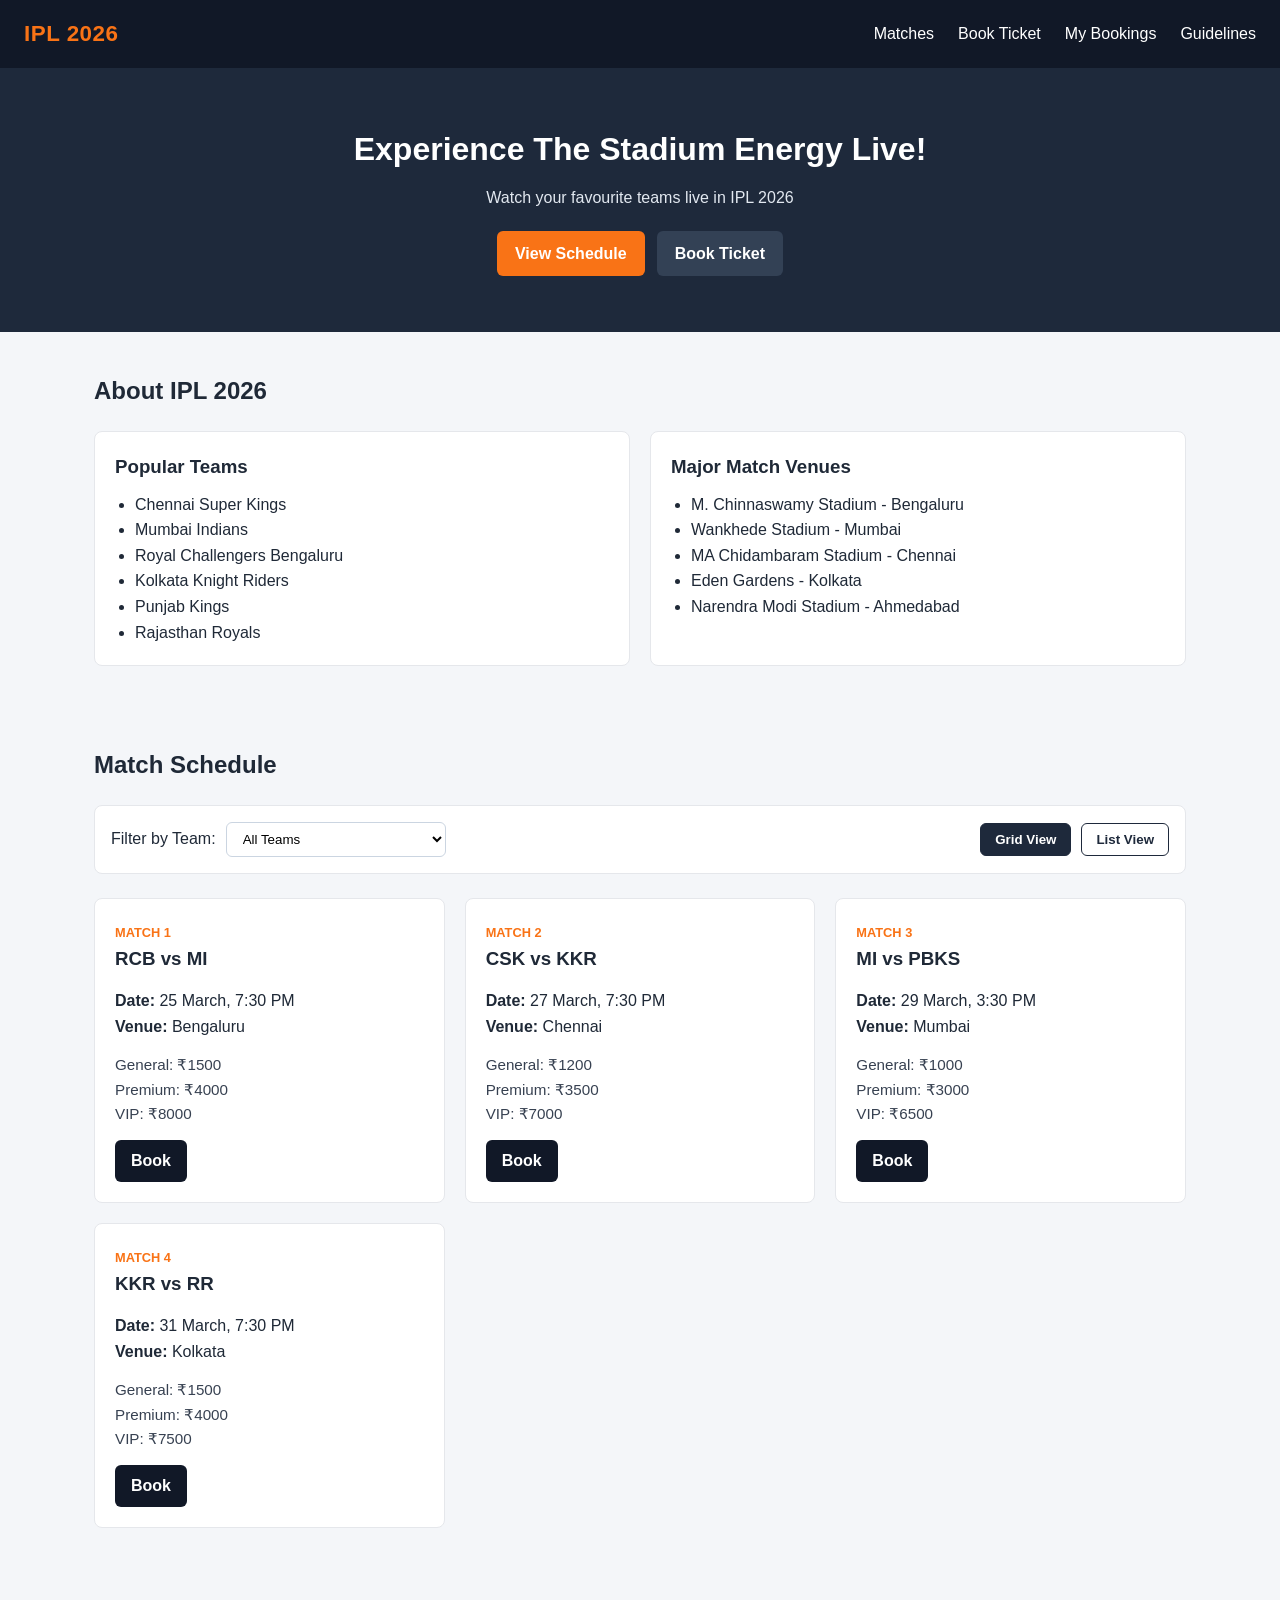
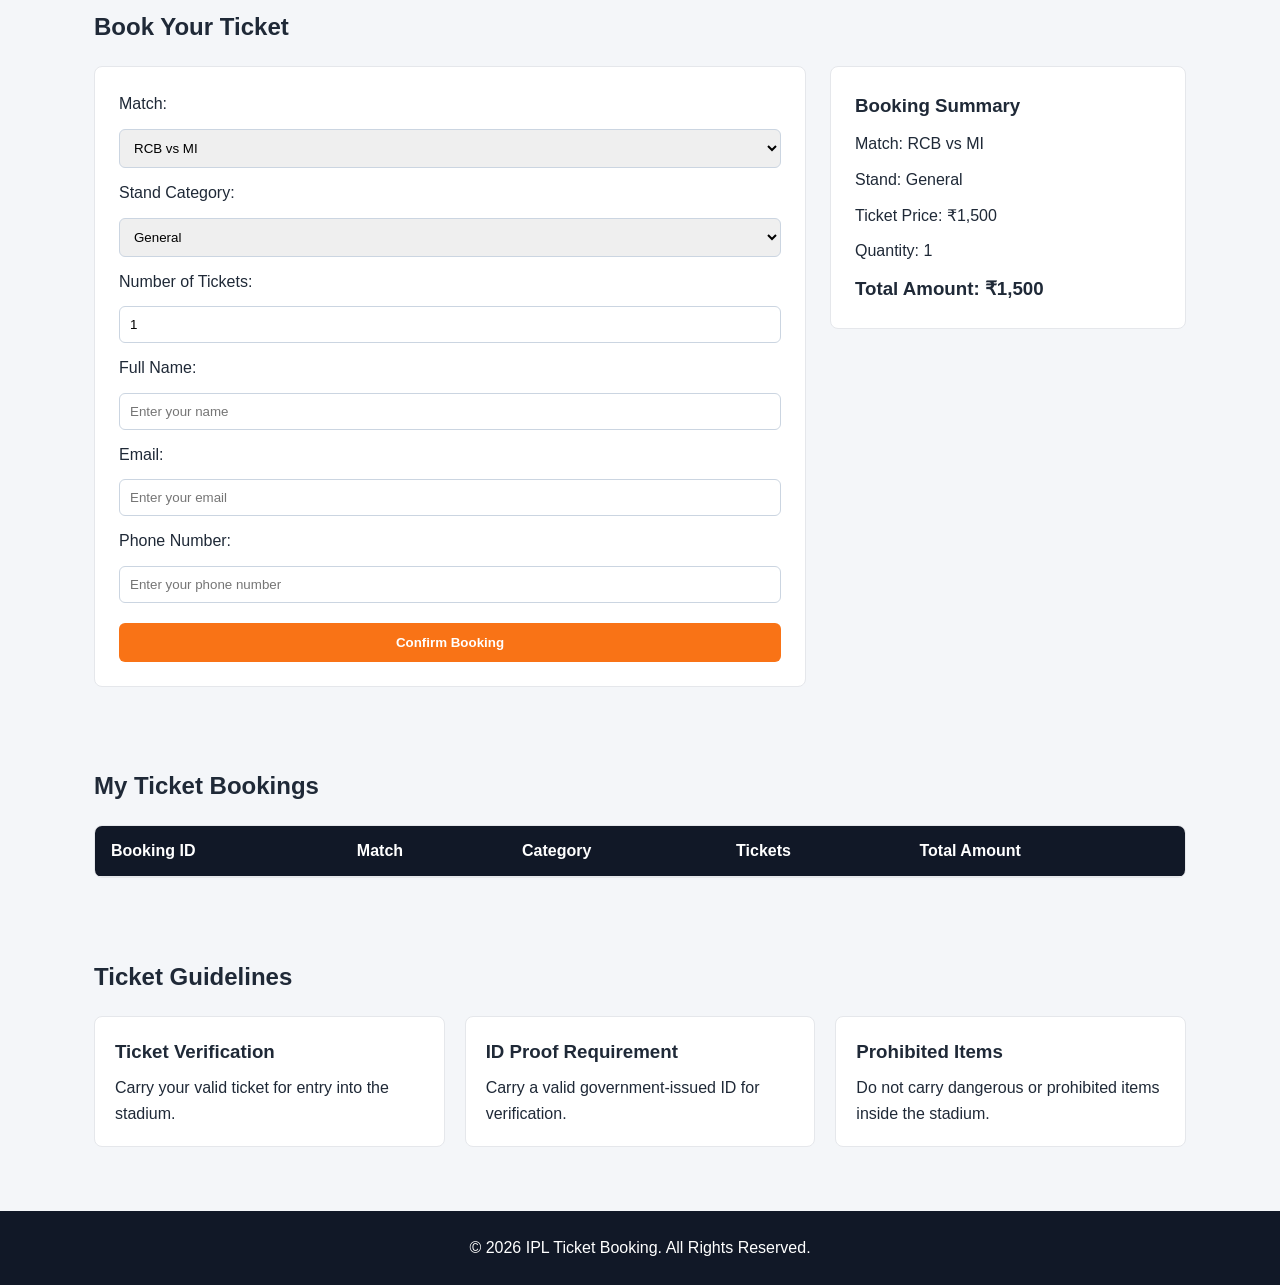
<file: index.html>
<!DOCTYPE html>
<html lang="en">
<head>
    <meta charset="UTF-8">
    <title>IPL Ticket Booking 2026</title>
    <link rel="stylesheet" href="style.css">
    <meta name="viewport" content="width=device-width, initial-scale=1.0">
</head>
<body>

    <!-- Navigation Bar -->
    <nav class="navbar">
        <div class="logo">IPL 2026</div>

        <button id="menuBtn" class="menu-btn" aria-label="Toggle navigation" aria-expanded="false">☰</button>

        <div class="nav-links" id="navLinks">
            <a href="#matches">Matches</a>
            <a href="#booking">Book Ticket</a>
            <a href="#mybookings">My Bookings</a>
            <a href="#guidelines">Guidelines</a>
        </div>
    </nav>

    <!-- Hero Section -->
    <header class="hero">
        <h1>Experience The Stadium Energy Live!</h1>
        <p>Watch your favourite teams live in IPL 2026</p>
        <div class="hero-actions">
            <a href="#matches" class="btn">View Schedule</a>
            <a href="#booking" class="btn btn-secondary">Book Ticket</a>
        </div>
    </header>

    <!-- About IPL -->
    <section id="about" class="section">
        <h2>About IPL 2026</h2>

        <div class="about-grid">
            <div class="info-box">
                <h3>Popular Teams</h3>
                <ul>
                    <li>Chennai Super Kings</li>
                    <li>Mumbai Indians</li>
                    <li>Royal Challengers Bengaluru</li>
                    <li>Kolkata Knight Riders</li>
                    <li>Punjab Kings</li>
                    <li>Rajasthan Royals</li>
                </ul>
            </div>

            <div class="info-box">
                <h3>Major Match Venues</h3>
                <ul>
                    <li>M. Chinnaswamy Stadium - Bengaluru</li>
                    <li>Wankhede Stadium - Mumbai</li>
                    <li>MA Chidambaram Stadium - Chennai</li>
                    <li>Eden Gardens - Kolkata</li>
                    <li>Narendra Modi Stadium - Ahmedabad</li>
                </ul>
            </div>
        </div>
    </section>

    <!-- Match Schedule -->
    <section id="matches" class="section">
        <h2>Match Schedule</h2>

        <div class="match-controls">
            <div class="filter-group">
                <label for="teamFilter">Filter by Team:</label>
                <select id="teamFilter">
                    <option value="All">All Teams</option>
                    <option value="RCB">Royal Challengers Bengaluru</option>
                    <option value="MI">Mumbai Indians</option>
                    <option value="CSK">Chennai Super Kings</option>
                    <option value="KKR">Kolkata Knight Riders</option>
                    <option value="PBKS">Punjab Kings</option>
                    <option value="RR">Rajasthan Royals</option>
                </select>
            </div>

            <div class="view-buttons">
                <button type="button" id="gridBtn" class="view-btn active">Grid View</button>
                <button type="button" id="listBtn" class="view-btn">List View</button>
            </div>
        </div>

        <!-- Match Cards -->
        <div class="match-container grid-view" id="matchContainer">

            <div class="match-card" data-teams="RCB MI">
                <div class="match-header">
                    <span class="match-tag">Match 1</span>
                    <h3>RCB vs MI</h3>
                </div>
                <div class="match-meta">
                    <p><strong>Date:</strong> 25 March, 7:30 PM</p>
                    <p><strong>Venue:</strong> Bengaluru</p>
                </div>
                <div class="price-list">
                    <p>General: ₹1500</p>
                    <p>Premium: ₹4000</p>
                    <p>VIP: ₹8000</p>
                </div>
                <a href="#booking" class="book-link" data-match="RCB vs MI">Book</a>
            </div>

            <div class="match-card" data-teams="CSK KKR">
                <div class="match-header">
                    <span class="match-tag">Match 2</span>
                    <h3>CSK vs KKR</h3>
                </div>
                <div class="match-meta">
                    <p><strong>Date:</strong> 27 March, 7:30 PM</p>
                    <p><strong>Venue:</strong> Chennai</p>
                </div>
                <div class="price-list">
                    <p>General: ₹1200</p>
                    <p>Premium: ₹3500</p>
                    <p>VIP: ₹7000</p>
                </div>
                <a href="#booking" class="book-link" data-match="CSK vs KKR">Book</a>
            </div>

            <div class="match-card" data-teams="MI PBKS">
                <div class="match-header">
                    <span class="match-tag">Match 3</span>
                    <h3>MI vs PBKS</h3>
                </div>
                <div class="match-meta">
                    <p><strong>Date:</strong> 29 March, 3:30 PM</p>
                    <p><strong>Venue:</strong> Mumbai</p>
                </div>
                <div class="price-list">
                    <p>General: ₹1000</p>
                    <p>Premium: ₹3000</p>
                    <p>VIP: ₹6500</p>
                </div>
                <a href="#booking" class="book-link" data-match="MI vs PBKS">Book</a>
            </div>

            <div class="match-card" data-teams="KKR RR">
                <div class="match-header">
                    <span class="match-tag">Match 4</span>
                    <h3>KKR vs RR</h3>
                </div>
                <div class="match-meta">
                    <p><strong>Date:</strong> 31 March, 7:30 PM</p>
                    <p><strong>Venue:</strong> Kolkata</p>
                </div>
                <div class="price-list">
                    <p>General: ₹1500</p>
                    <p>Premium: ₹4000</p>
                    <p>VIP: ₹7500</p>
                </div>
                <a href="#booking" class="book-link" data-match="KKR vs RR">Book</a>
            </div>

        </div>
    </section>

    <!-- Booking Section -->
    <section id="booking" class="section">
        <h2>Book Your Ticket</h2>

        <div class="booking-layout">
            <form id="bookingForm" class="booking-form">
                <label for="match">Match:</label>
                <select id="match" required>
                    <option value="RCB vs MI">RCB vs MI</option>
                    <option value="CSK vs KKR">CSK vs KKR</option>
                    <option value="MI vs PBKS">MI vs PBKS</option>
                    <option value="KKR vs RR">KKR vs RR</option>
                </select>

                <label for="stand">Stand Category:</label>
                <select id="stand" required>
                    <option value="General">General</option>
                    <option value="Premium">Premium</option>
                    <option value="VIP">VIP</option>
                </select>

                <label for="quantity">Number of Tickets:</label>
                <input type="number" id="quantity" value="1" min="1" max="10" required>

                <label for="fullName">Full Name:</label>
                <input type="text" id="fullName" placeholder="Enter your name" required>

                <label for="email">Email:</label>
                <input type="email" id="email" placeholder="Enter your email" required>

                <label for="phone">Phone Number:</label>
                <input type="tel" id="phone" placeholder="Enter your phone number" required>

                <button type="submit" class="submit-btn">Confirm Booking</button>
            </form>

            <!-- Booking Summary -->
            <div class="summary">
                <h3>Booking Summary</h3>

                <p>Match: <span id="summaryMatch">RCB vs MI</span></p>
                <p>Stand: <span id="summaryStand">General</span></p>
                <p>Ticket Price: <span id="summaryPrice">₹1,500</span></p>
                <p>Quantity: <span id="summaryQuantity">1</span></p>

                <h3>Total Amount: <span id="summaryTotal">₹1,500</span></h3>
            </div>
        </div>
    </section>

    <!-- My Bookings -->
    <section id="mybookings" class="section">
        <h2>My Ticket Bookings</h2>

        <div class="table-wrapper">
            <table>
                <thead>
                    <tr>
                        <th>Booking ID</th>
                        <th>Match</th>
                        <th>Category</th>
                        <th>Tickets</th>
                        <th>Total Amount</th>
                    </tr>
                </thead>

                <tbody id="bookingTableBody">
                </tbody>
            </table>
        </div>
    </section>

    <!-- Guidelines -->
    <section id="guidelines" class="section">
        <h2>Ticket Guidelines</h2>

        <div class="guidelines">
            <div class="card">
                <h3>Ticket Verification</h3>
                <p>Carry your valid ticket for entry into the stadium.</p>
            </div>

            <div class="card">
                <h3>ID Proof Requirement</h3>
                <p>Carry a valid government-issued ID for verification.</p>
            </div>

            <div class="card">
                <h3>Prohibited Items</h3>
                <p>Do not carry dangerous or prohibited items inside the stadium.</p>
            </div>
        </div>
    </section>

    <!-- Footer -->
    <footer>
        <p>&copy; 2026 IPL Ticket Booking. All Rights Reserved.</p>
    </footer>

    <script src="app.js"></script>

</body>
</html>
</file>
<file: style.css>
/* ==========================================
   IPL TICKET BOOKING 2026
   ACTIVITY 8 - RESPONSIVE LAYOUT
   FLEXBOX + CSS GRID + MEDIA QUERIES
========================================== */

* {
    box-sizing: border-box;
    margin: 0;
    padding: 0;
}

body {
    font-family: Arial, Helvetica, sans-serif;
    line-height: 1.6;
    background-color: #f4f6f9;
    color: #1f2937;
}

/* 1. NAVBAR - FLEXBOX */

.navbar {
    display: flex;
    justify-content: space-between;
    align-items: center;
    flex-wrap: wrap;
    padding: 16px 24px;
    background-color: #111827;
    color: #ffffff;
    position: sticky;
    top: 0;
    z-index: 100;
}

.logo {
    font-size: 1.4rem;
    font-weight: 700;
    letter-spacing: 0.5px;
    color: #f97316;
}

.nav-links {
    display: flex;
    align-items: center;
    gap: 24px;
}

.nav-links a {
    color: #ffffff;
    text-decoration: none;
    font-weight: 500;
}

.nav-links a:hover {
    color: #f97316;
}

/* 2. HAMBURGER MENU */

.menu-btn {
    display: none;
    background: transparent;
    color: #ffffff;
    border: 1px solid #4b5563;
    border-radius: 6px;
    padding: 6px 12px;
    font-size: 1.25rem;
    cursor: pointer;
}

/* HERO & SECTIONS */

.hero {
    background-color: #1e293b;
    color: #ffffff;
    text-align: center;
    padding: 56px 24px;
}

.hero h1 {
    font-size: 2rem;
    margin-bottom: 10px;
}

.hero p {
    margin-bottom: 20px;
    color: #e2e8f0;
}

.hero-actions {
    display: flex;
    justify-content: center;
    gap: 12px;
    flex-wrap: wrap;
}

.btn {
    display: inline-block;
    padding: 10px 18px;
    background-color: #f97316;
    color: #ffffff;
    text-decoration: none;
    border-radius: 6px;
    font-weight: 600;
}

.btn-secondary {
    background-color: #334155;
}

.section {
    max-width: 1140px;
    margin: 0 auto;
    padding: 40px 24px;
}

.section h2 {
    margin-bottom: 20px;
    font-size: 1.5rem;
}

.about-grid {
    display: grid;
    grid-template-columns: repeat(2, 1fr);
    gap: 20px;
}

.info-box {
    background-color: #ffffff;
    padding: 20px;
    border-radius: 8px;
    border: 1px solid #e5e7eb;
}

.info-box h3 {
    margin-bottom: 10px;
}

.info-box ul {
    padding-left: 20px;
}

/* 3. MATCH CONTROLS */

.match-controls {
    display: flex;
    justify-content: space-between;
    align-items: center;
    flex-wrap: wrap;
    gap: 15px;
    margin-bottom: 24px;
    background-color: #ffffff;
    padding: 16px;
    border-radius: 8px;
    border: 1px solid #e5e7eb;
}

.filter-group {
    display: flex;
    align-items: center;
    gap: 10px;
    flex-wrap: wrap;
}

.filter-group select {
    padding: 8px 12px;
    border: 1px solid #cbd5e1;
    border-radius: 6px;
    background-color: #ffffff;
}

.view-buttons {
    display: flex;
    gap: 10px;
}

.view-btn {
    padding: 8px 14px;
    border: 1px solid #1e293b;
    background-color: #ffffff;
    color: #1e293b;
    border-radius: 6px;
    cursor: pointer;
    font-weight: 600;
}

.view-btn.active {
    background-color: #1e293b;
    color: #ffffff;
}

/* 4, 5 & 6. MATCH CARDS - CSS GRID & LIST VIEW */

.match-container {
    display: grid;
    grid-template-columns: repeat(3, 1fr);
    gap: 20px;
}

.match-container.grid-view {
    grid-template-columns: repeat(3, 1fr);
}

.match-container.list-view {
    grid-template-columns: 1fr;
}

.match-card {
    background-color: #ffffff;
    border: 1px solid #e5e7eb;
    border-radius: 8px;
    padding: 20px;
    display: flex;
    flex-direction: column;
    justify-content: space-between;
    gap: 14px;
}

.match-tag {
    font-size: 0.8rem;
    font-weight: 700;
    color: #f97316;
    text-transform: uppercase;
}

.price-list p {
    font-size: 0.95rem;
    color: #374151;
}

.book-link {
    align-self: flex-start;
    padding: 8px 16px;
    background-color: #111827;
    color: #ffffff;
    text-decoration: none;
    border-radius: 6px;
    font-weight: 600;
}

.match-container.list-view .match-card {
    flex-direction: row;
    align-items: center;
    flex-wrap: wrap;
}

.match-container.list-view .price-list {
    display: flex;
    gap: 16px;
    flex-wrap: wrap;
}

/* BOOKING & SUMMARY */

.booking-layout {
    display: grid;
    grid-template-columns: 2fr 1fr;
    gap: 24px;
    align-items: start;
}

.booking-form,
.summary {
    background-color: #ffffff;
    padding: 24px;
    border-radius: 8px;
    border: 1px solid #e5e7eb;
}

.booking-form {
    display: flex;
    flex-direction: column;
    gap: 12px;
}

.booking-form input,
.booking-form select {
    padding: 10px;
    border: 1px solid #cbd5e1;
    border-radius: 6px;
}

.submit-btn {
    margin-top: 8px;
    padding: 12px;
    background-color: #f97316;
    color: #ffffff;
    border: none;
    border-radius: 6px;
    font-weight: 700;
    cursor: pointer;
}

.summary {
    display: flex;
    flex-direction: column;
    gap: 10px;
}

/* BOOKINGS TABLE */

.table-wrapper {
    overflow-x: auto;
    background-color: #ffffff;
    border-radius: 8px;
    border: 1px solid #e5e7eb;
}

table {
    width: 100%;
    border-collapse: collapse;
}

th,
td {
    padding: 12px 16px;
    text-align: left;
    border-bottom: 1px solid #e5e7eb;
}

th {
    background-color: #111827;
    color: #ffffff;
}

/* 7. GUIDELINES - 3-COLUMN CSS GRID */

.guidelines {
    display: grid;
    grid-template-columns: repeat(3, 1fr);
    gap: 20px;
}

.card {
    background-color: #ffffff;
    padding: 20px;
    border-radius: 8px;
    border: 1px solid #e5e7eb;
}

.card h3 {
    margin-bottom: 8px;
}

footer {
    text-align: center;
    padding: 24px;
    background-color: #111827;
    color: #ffffff;
    margin-top: 24px;
}

/* 8. TABLET & PHONE SINGLE-COLUMN RESPONSIVE LAYOUT */

@media screen and (max-width: 768px) {
    .menu-btn {
        display: block;
    }

    .nav-links {
        display: none;
        flex-direction: column;
        align-items: flex-start;
        width: 100%;
        padding-top: 14px;
        gap: 12px;
    }

    .nav-links.show {
        display: flex;
    }

    .about-grid,
    .match-container,
    .match-container.grid-view,
    .booking-layout,
    .guidelines {
        grid-template-columns: 1fr;
    }

    .match-container.list-view .match-card {
        flex-direction: column;
        align-items: flex-start;
    }

    .match-container.list-view .price-list {
        flex-direction: column;
        gap: 4px;
    }

    .match-controls {
        flex-direction: column;
        align-items: stretch;
    }
}
</file>
